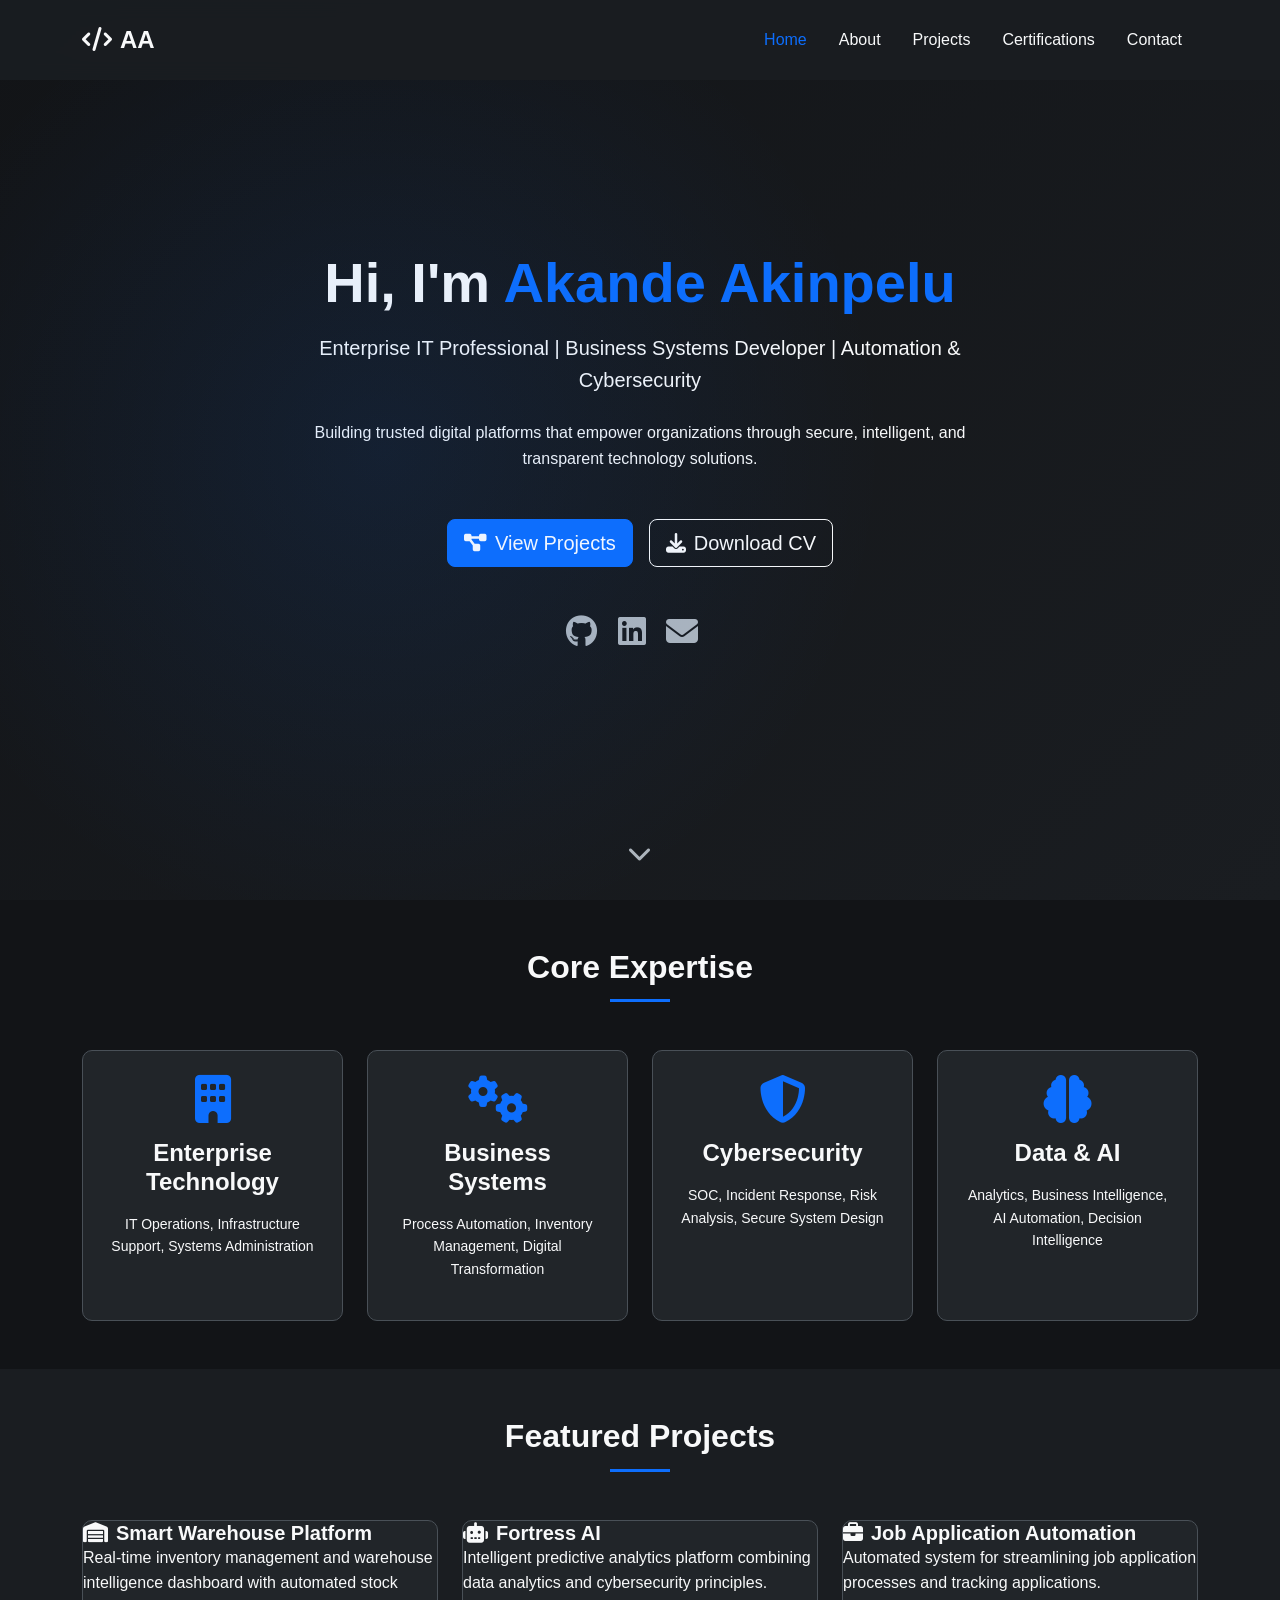
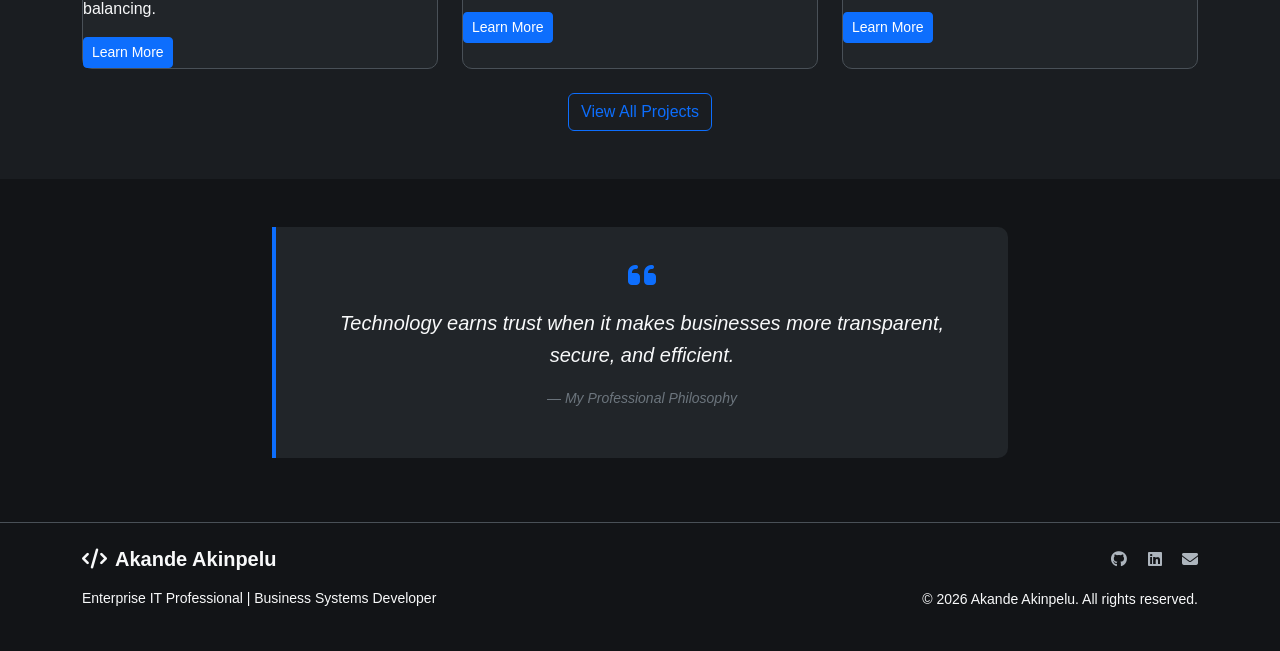
<file: index.html>
<!DOCTYPE html>
<html lang="en">
<head>
    <meta charset="UTF-8">
    <meta name="viewport" content="width=device-width, initial-scale=1.0">
    <meta name="description" content="Akande Akinpelu - Enterprise IT Professional | Business Systems Developer | Automation & Cybersecurity Expert">
    <meta name="keywords" content="Akande Akinpelu, Enterprise IT, Business Systems, Automation, Cybersecurity, Python, JavaScript">
    <meta name="author" content="Akande Akinpelu">
    <meta property="og:title" content="Akande Akinpelu - Portfolio">
    <meta property="og:description" content="Enterprise IT Professional specializing in business systems development, automation, and cybersecurity">
    <meta property="og:type" content="website">
    <title>Akande Akinpelu - Enterprise IT Professional</title>
    
    <!-- Bootstrap 5 CSS -->
    <link href="https://cdn.jsdelivr.net/npm/bootstrap@5.3.2/dist/css/bootstrap.min.css" rel="stylesheet">
    <!-- Font Awesome -->
    <link rel="stylesheet" href="https://cdnjs.cloudflare.com/ajax/libs/font-awesome/6.5.1/css/all.min.css">
    <!-- Custom CSS -->
    <link rel="stylesheet" href="assets/css/style.css">
</head>
<body>
    <!-- Navigation -->
    <nav class="navbar navbar-expand-lg navbar-dark fixed-top" id="mainNav">
        <div class="container">
            <a class="navbar-brand fw-bold" href="index.html">
                <i class="fas fa-code me-2"></i>AA
            </a>
            <button class="navbar-toggler" type="button" data-bs-toggle="collapse" data-bs-target="#navbarNav">
                <span class="navbar-toggler-icon"></span>
            </button>
            <div class="collapse navbar-collapse" id="navbarNav">
                <ul class="navbar-nav ms-auto">
                    <li class="nav-item">
                        <a class="nav-link active" href="index.html">Home</a>
                    </li>
                    <li class="nav-item">
                        <a class="nav-link" href="about.html">About</a>
                    </li>
                    <li class="nav-item">
                        <a class="nav-link" href="projects.html">Projects</a>
                    </li>
                    <li class="nav-item">
                        <a class="nav-link" href="certifications.html">Certifications</a>
                    </li>
                    <li class="nav-item">
                        <a class="nav-link" href="contact.html">Contact</a>
                    </li>
                </ul>
            </div>
        </div>
    </nav>

    <!-- Hero Section -->
    <section class="hero-section d-flex align-items-center" id="home">
        <div class="container text-center">
            <div class="row justify-content-center">
                <div class="col-lg-8 fade-in">
                    <h1 class="display-4 fw-bold mb-3">Hi, I'm <span class="text-primary-custom">Akande Akinpelu</span></h1>
                    <p class="lead mb-4">Enterprise IT Professional | Business Systems Developer | Automation & Cybersecurity</p>
                    <p class="mb-5">Building trusted digital platforms that empower organizations through secure, intelligent, and transparent technology solutions.</p>
                    <div class="d-flex justify-content-center gap-3 flex-wrap">
                        <a href="#projects" class="btn btn-primary-custom btn-lg">
                            <i class="fas fa-project-diagram me-2"></i>View Projects
                        </a>
                        <a href="assets/cv/Akande_Akinpelu_CV.pdf" download class="btn btn-outline-light btn-lg">
                            <i class="fas fa-download me-2"></i>Download CV
                        </a>
                    </div>
                    <div class="mt-5 social-links">
                        <a href="https://github.com/akandeaka" target="_blank" class="me-3"><i class="fab fa-github fa-2x"></i></a>
                        <a href="https://www.linkedin.com/in/akande-akinpelu" target="_blank" class="me-3"><i class="fab fa-linkedin fa-2x"></i></a>
                        <a href="mailto:akande.akinpelu913@gmail.com" class="me-3"><i class="fas fa-envelope fa-2x"></i></a>
                    </div>
                </div>
            </div>
        </div>
        <div class="scroll-indicator">
            <i class="fas fa-chevron-down"></i>
        </div>
    </section>

    <!-- Featured Skills Section -->
    <section class="py-5 bg-darker" id="skills">
        <div class="container">
            <h2 class="text-center mb-5 section-title">Core Expertise</h2>
            <div class="row g-4">
                <div class="col-md-6 col-lg-3">
                    <div class="skill-card p-4 text-center h-100">
                        <i class="fas fa-building fa-3x mb-3 text-primary-custom"></i>
                        <h4>Enterprise Technology</h4>
                        <p class="small">IT Operations, Infrastructure Support, Systems Administration</p>
                    </div>
                </div>
                <div class="col-md-6 col-lg-3">
                    <div class="skill-card p-4 text-center h-100">
                        <i class="fas fa-cogs fa-3x mb-3 text-primary-custom"></i>
                        <h4>Business Systems</h4>
                        <p class="small">Process Automation, Inventory Management, Digital Transformation</p>
                    </div>
                </div>
                <div class="col-md-6 col-lg-3">
                    <div class="skill-card p-4 text-center h-100">
                        <i class="fas fa-shield-alt fa-3x mb-3 text-primary-custom"></i>
                        <h4>Cybersecurity</h4>
                        <p class="small">SOC, Incident Response, Risk Analysis, Secure System Design</p>
                    </div>
                </div>
                <div class="col-md-6 col-lg-3">
                    <div class="skill-card p-4 text-center h-100">
                        <i class="fas fa-brain fa-3x mb-3 text-primary-custom"></i>
                        <h4>Data & AI</h4>
                        <p class="small">Analytics, Business Intelligence, AI Automation, Decision Intelligence</p>
                    </div>
                </div>
            </div>
        </div>
    </section>

    <!-- Featured Projects Preview -->
    <section class="py-5" id="projects">
        <div class="container">
            <h2 class="text-center mb-5 section-title">Featured Projects</h2>
            <div class="row g-4">
                <div class="col-md-4">
                    <div class="project-card h-100">
                        <div class="card-body">
                            <h5 class="card-title"><i class="fas fa-warehouse me-2"></i>Smart Warehouse Platform</h5>
                            <p class="card-text">Real-time inventory management and warehouse intelligence dashboard with automated stock balancing.</p>
                            <a href="projects.html#swop" class="btn btn-sm btn-primary-custom">Learn More</a>
                        </div>
                    </div>
                </div>
                <div class="col-md-4">
                    <div class="project-card h-100">
                        <div class="card-body">
                            <h5 class="card-title"><i class="fas fa-robot me-2"></i>Fortress AI</h5>
                            <p class="card-text">Intelligent predictive analytics platform combining data analytics and cybersecurity principles.</p>
                            <a href="projects.html#fortress" class="btn btn-sm btn-primary-custom">Learn More</a>
                        </div>
                    </div>
                </div>
                <div class="col-md-4">
                    <div class="project-card h-100">
                        <div class="card-body">
                            <h5 class="card-title"><i class="fas fa-briefcase me-2"></i>Job Application Automation</h5>
                            <p class="card-text">Automated system for streamlining job application processes and tracking applications.</p>
                            <a href="projects.html#jobauto" class="btn btn-sm btn-primary-custom">Learn More</a>
                        </div>
                    </div>
                </div>
            </div>
            <div class="text-center mt-4">
                <a href="projects.html" class="btn btn-outline-primary-custom">View All Projects</a>
            </div>
        </div>
    </section>

    <!-- Mission Statement -->
    <section class="py-5 bg-darker">
        <div class="container">
            <div class="row justify-content-center">
                <div class="col-lg-8 text-center">
                    <blockquote class="mission-quote">
                        <i class="fas fa-quote-left fa-2x mb-3 text-primary-custom"></i>
                        <p class="lead">Technology earns trust when it makes businesses more transparent, secure, and efficient.</p>
                        <footer class="blockquote-footer mt-3">My Professional Philosophy</footer>
                    </blockquote>
                </div>
            </div>
        </div>
    </section>

    <!-- Footer -->
    <footer class="footer py-4">
        <div class="container">
            <div class="row">
                <div class="col-md-6">
                    <h5><i class="fas fa-code me-2"></i>Akande Akinpelu</h5>
                    <p class="small">Enterprise IT Professional | Business Systems Developer</p>
                </div>
                <div class="col-md-6 text-md-end">
                    <div class="social-links mb-3">
                        <a href="https://github.com/akandeaka" target="_blank" class="me-3"><i class="fab fa-github"></i></a>
                        <a href="https://www.linkedin.com/in/akande-akinpelu" target="_blank" class="me-3"><i class="fab fa-linkedin"></i></a>
                        <a href="mailto:akande.akinpelu913@gmail.com"><i class="fas fa-envelope"></i></a>
                    </div>
                    <p class="small">&copy; 2026 Akande Akinpelu. All rights reserved.</p>
                </div>
            </div>
        </div>
    </footer>

    <!-- Bootstrap JS -->
    <script src="https://cdn.jsdelivr.net/npm/bootstrap@5.3.2/dist/js/bootstrap.bundle.min.js"></script>
    <!-- Custom JS -->
    <script src="assets/js/script.js"></script>
</body>
</html>
</file>
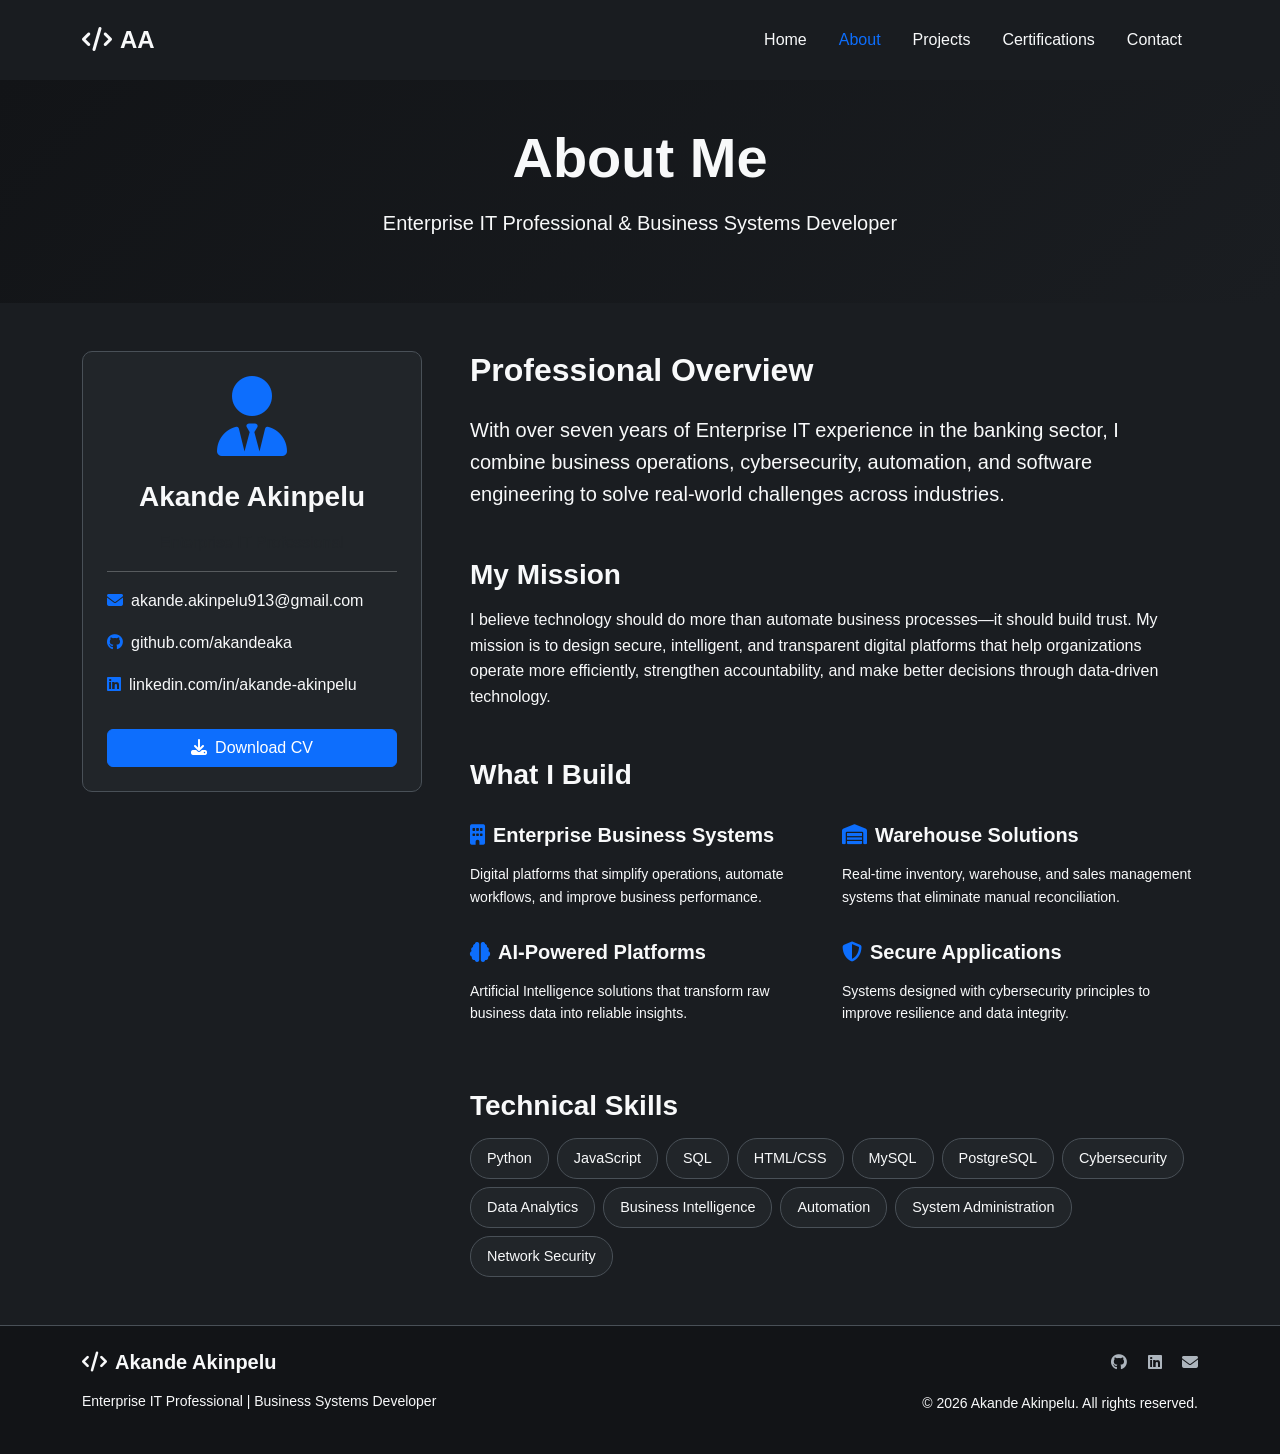
<file: about.html>
<!DOCTYPE html>
<html lang="en">
<head>
    <meta charset="UTF-8">
    <meta name="viewport" content="width=device-width, initial-scale=1.0">
    <meta name="description" content="About Akande Akinpelu - Enterprise IT Professional with 7+ years experience in banking sector">
    <meta name="keywords" content="Akande Akinpelu, About, Enterprise IT, Business Systems">
    <title>About - Akande Akinpelu</title>
    
    <link href="https://cdn.jsdelivr.net/npm/bootstrap@5.3.2/dist/css/bootstrap.min.css" rel="stylesheet">
    <link rel="stylesheet" href="https://cdnjs.cloudflare.com/ajax/libs/font-awesome/6.5.1/css/all.min.css">
    <link rel="stylesheet" href="assets/css/style.css">
</head>
<body>
    <!-- Navigation -->
    <nav class="navbar navbar-expand-lg navbar-dark fixed-top" id="mainNav">
        <div class="container">
            <a class="navbar-brand fw-bold" href="index.html">
                <i class="fas fa-code me-2"></i>AA
            </a>
            <button class="navbar-toggler" type="button" data-bs-toggle="collapse" data-bs-target="#navbarNav">
                <span class="navbar-toggler-icon"></span>
            </button>
            <div class="collapse navbar-collapse" id="navbarNav">
                <ul class="navbar-nav ms-auto">
                    <li class="nav-item">
                        <a class="nav-link" href="index.html">Home</a>
                    </li>
                    <li class="nav-item">
                        <a class="nav-link active" href="about.html">About</a>
                    </li>
                    <li class="nav-item">
                        <a class="nav-link" href="projects.html">Projects</a>
                    </li>
                    <li class="nav-item">
                        <a class="nav-link" href="certifications.html">Certifications</a>
                    </li>
                    <li class="nav-item">
                        <a class="nav-link" href="contact.html">Contact</a>
                    </li>
                </ul>
            </div>
        </div>
    </nav>

    <!-- About Header -->
    <section class="page-header py-5">
        <div class="container text-center">
            <h1 class="display-4 fw-bold">About Me</h1>
            <p class="lead">Enterprise IT Professional & Business Systems Developer</p>
        </div>
    </section>

    <!-- About Content -->
    <section class="py-5">
        <div class="container">
            <div class="row g-5">
                <div class="col-lg-4">
                    <div class="profile-card p-4 text-center">
                        <div class="mb-4">
                            <i class="fas fa-user-tie fa-5x text-primary-custom"></i>
                        </div>
                        <h3>Akande Akinpelu</h3>
                        <p class="text-muted">Enterprise IT Professional</p>
                        <hr>
                        <div class="text-start">
                            <p><i class="fas fa-envelope me-2 text-primary-custom"></i>akande.akinpelu913@gmail.com</p>
                            <p><i class="fab fa-github me-2 text-primary-custom"></i>github.com/akandeaka</p>
                            <p><i class="fab fa-linkedin me-2 text-primary-custom"></i>linkedin.com/in/akande-akinpelu</p>
                        </div>
                        <a href="assets/cv/Akande_Akinpelu_CV.pdf" download class="btn btn-primary-custom w-100 mt-3">
                            <i class="fas fa-download me-2"></i>Download CV
                        </a>
                    </div>
                </div>
                
                <div class="col-lg-8">
                    <div class="about-content">
                        <h2 class="mb-4">Professional Overview</h2>
                        <p class="lead">With over seven years of Enterprise IT experience in the banking sector, I combine business operations, cybersecurity, automation, and software engineering to solve real-world challenges across industries.</p>
                        
                        <h3 class="mt-5 mb-3">My Mission</h3>
                        <p>I believe technology should do more than automate business processes—it should build trust. My mission is to design secure, intelligent, and transparent digital platforms that help organizations operate more efficiently, strengthen accountability, and make better decisions through data-driven technology.</p>
                        
                        <h3 class="mt-5 mb-3">What I Build</h3>
                        <div class="row g-3 mt-3">
                            <div class="col-md-6">
                                <div class="expertise-item">
                                    <h5><i class="fas fa-building text-primary-custom me-2"></i>Enterprise Business Systems</h5>
                                    <p class="small">Digital platforms that simplify operations, automate workflows, and improve business performance.</p>
                                </div>
                            </div>
                            <div class="col-md-6">
                                <div class="expertise-item">
                                    <h5><i class="fas fa-warehouse text-primary-custom me-2"></i>Warehouse Solutions</h5>
                                    <p class="small">Real-time inventory, warehouse, and sales management systems that eliminate manual reconciliation.</p>
                                </div>
                            </div>
                            <div class="col-md-6">
                                <div class="expertise-item">
                                    <h5><i class="fas fa-brain text-primary-custom me-2"></i>AI-Powered Platforms</h5>
                                    <p class="small">Artificial Intelligence solutions that transform raw business data into reliable insights.</p>
                                </div>
                            </div>
                            <div class="col-md-6">
                                <div class="expertise-item">
                                    <h5><i class="fas fa-shield-alt text-primary-custom me-2"></i>Secure Applications</h5>
                                    <p class="small">Systems designed with cybersecurity principles to improve resilience and data integrity.</p>
                                </div>
                            </div>
                        </div>
                        
                        <h3 class="mt-5 mb-3">Technical Skills</h3>
                        <div class="skills-container">
                            <div class="skill-tag">Python</div>
                            <div class="skill-tag">JavaScript</div>
                            <div class="skill-tag">SQL</div>
                            <div class="skill-tag">HTML/CSS</div>
                            <div class="skill-tag">MySQL</div>
                            <div class="skill-tag">PostgreSQL</div>
                            <div class="skill-tag">Cybersecurity</div>
                            <div class="skill-tag">Data Analytics</div>
                            <div class="skill-tag">Business Intelligence</div>
                            <div class="skill-tag">Automation</div>
                            <div class="skill-tag">System Administration</div>
                            <div class="skill-tag">Network Security</div>
                        </div>
                    </div>
                </div>
            </div>
        </div>
    </section>

    <!-- Footer -->
    <footer class="footer py-4">
        <div class="container">
            <div class="row">
                <div class="col-md-6">
                    <h5><i class="fas fa-code me-2"></i>Akande Akinpelu</h5>
                    <p class="small">Enterprise IT Professional | Business Systems Developer</p>
                </div>
                <div class="col-md-6 text-md-end">
                    <div class="social-links mb-3">
                        <a href="https://github.com/akandeaka" target="_blank" class="me-3"><i class="fab fa-github"></i></a>
                        <a href="https://www.linkedin.com/in/akande-akinpelu" target="_blank" class="me-3"><i class="fab fa-linkedin"></i></a>
                        <a href="mailto:akande.akinpelu913@gmail.com"><i class="fas fa-envelope"></i></a>
                    </div>
                    <p class="small">&copy; 2026 Akande Akinpelu. All rights reserved.</p>
                </div>
            </div>
        </div>
    </footer>

    <script src="https://cdn.jsdelivr.net/npm/bootstrap@5.3.2/dist/js/bootstrap.bundle.min.js"></script>
    <script src="assets/js/script.js"></script>
</body>
</html>
</file>
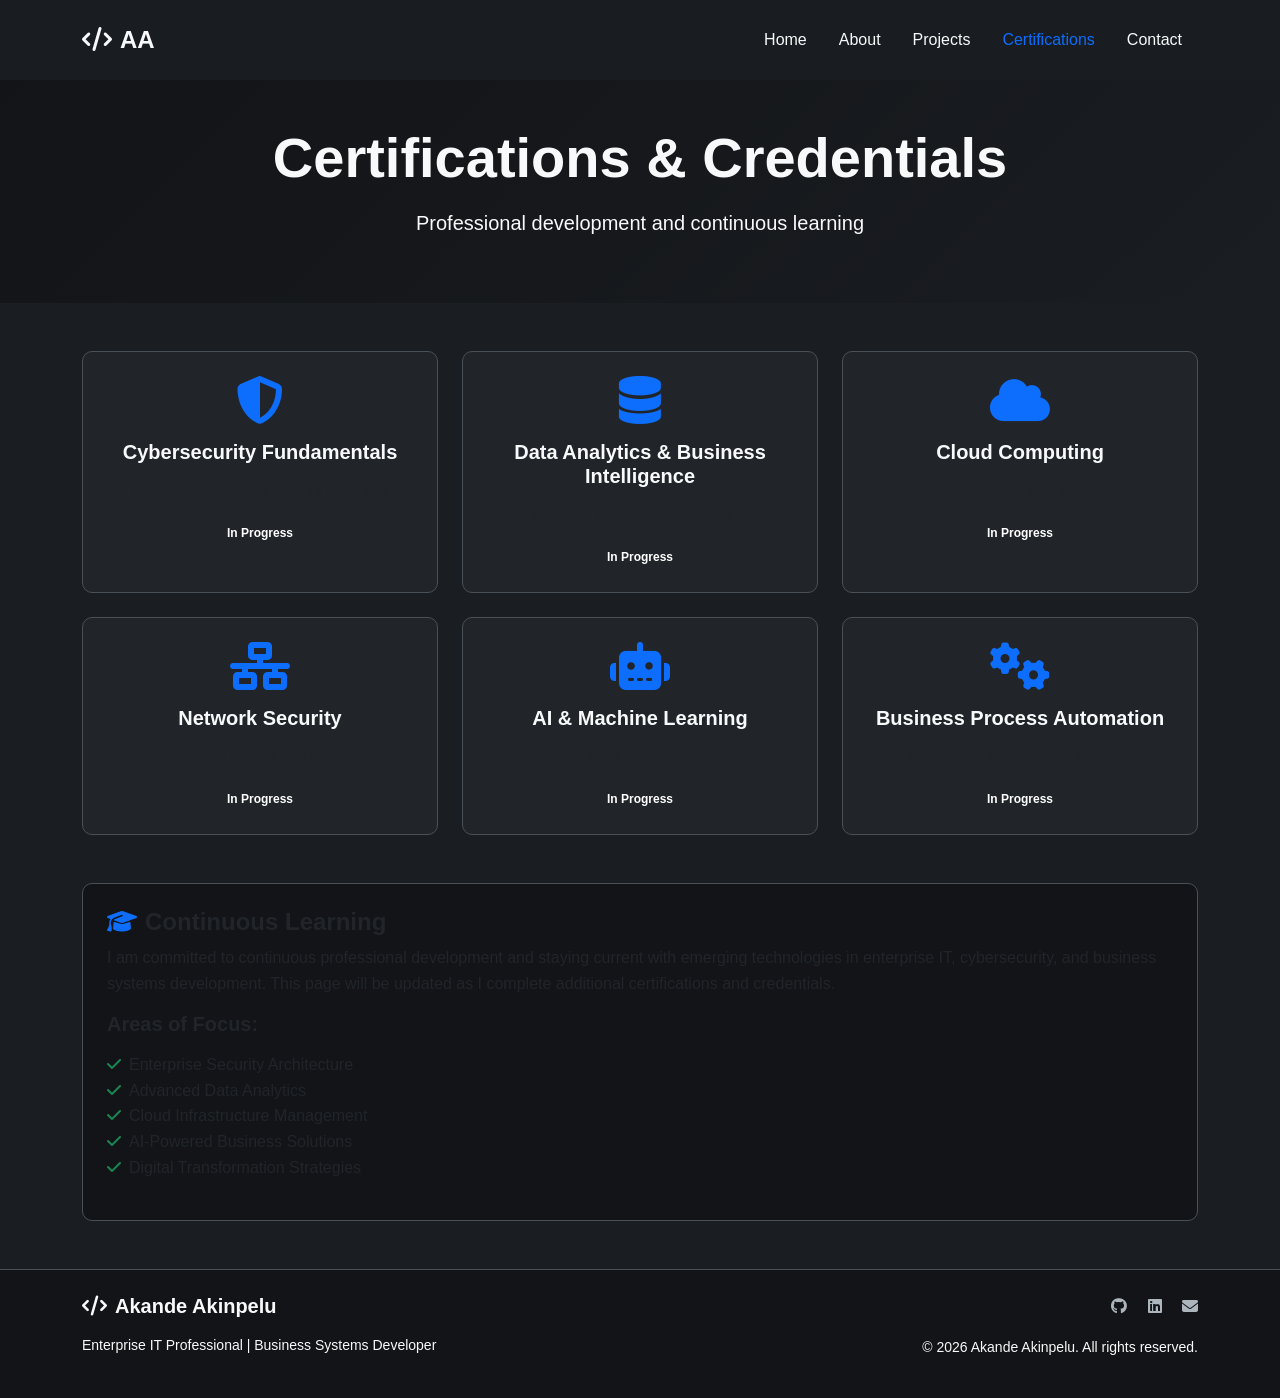
<file: certifications.html>
<!DOCTYPE html>
<html lang="en">
<head>
    <meta charset="UTF-8">
    <meta name="viewport" content="width=device-width, initial-scale=1.0">
    <meta name="description" content="Certifications and professional credentials of Akande Akinpelu">
    <meta name="keywords" content="Akande Akinpelu, Certifications, Credentials, Professional Development">
    <title>Certifications - Akande Akinpelu</title>
    
    <link href="https://cdn.jsdelivr.net/npm/bootstrap@5.3.2/dist/css/bootstrap.min.css" rel="stylesheet">
    <link rel="stylesheet" href="https://cdnjs.cloudflare.com/ajax/libs/font-awesome/6.5.1/css/all.min.css">
    <link rel="stylesheet" href="assets/css/style.css">
</head>
<body>
    <!-- Navigation -->
    <nav class="navbar navbar-expand-lg navbar-dark fixed-top" id="mainNav">
        <div class="container">
            <a class="navbar-brand fw-bold" href="index.html">
                <i class="fas fa-code me-2"></i>AA
            </a>
            <button class="navbar-toggler" type="button" data-bs-toggle="collapse" data-bs-target="#navbarNav">
                <span class="navbar-toggler-icon"></span>
            </button>
            <div class="collapse navbar-collapse" id="navbarNav">
                <ul class="navbar-nav ms-auto">
                    <li class="nav-item">
                        <a class="nav-link" href="index.html">Home</a>
                    </li>
                    <li class="nav-item">
                        <a class="nav-link" href="about.html">About</a>
                    </li>
                    <li class="nav-item">
                        <a class="nav-link" href="projects.html">Projects</a>
                    </li>
                    <li class="nav-item">
                        <a class="nav-link active" href="certifications.html">Certifications</a>
                    </li>
                    <li class="nav-item">
                        <a class="nav-link" href="contact.html">Contact</a>
                    </li>
                </ul>
            </div>
        </div>
    </nav>

    <!-- Certifications Header -->
    <section class="page-header py-5">
        <div class="container text-center">
            <h1 class="display-4 fw-bold">Certifications & Credentials</h1>
            <p class="lead">Professional development and continuous learning</p>
        </div>
    </section>

    <!-- Certifications Content -->
    <section class="py-5">
        <div class="container">
            <div class="row g-4">
                <div class="col-md-6 col-lg-4">
                    <div class="cert-card h-100">
                        <div class="card-body text-center p-4">
                            <i class="fas fa-shield-alt fa-3x text-primary-custom mb-3"></i>
                            <h5>Cybersecurity Fundamentals</h5>
                            <p class="text-muted small">Security Operations & Incident Response</p>
                            <span class="badge bg-primary-custom">In Progress</span>
                        </div>
                    </div>
                </div>
                
                <div class="col-md-6 col-lg-4">
                    <div class="cert-card h-100">
                        <div class="card-body text-center p-4">
                            <i class="fas fa-database fa-3x text-primary-custom mb-3"></i>
                            <h5>Data Analytics & Business Intelligence</h5>
                            <p class="text-muted small">Advanced Analytics & Visualization</p>
                            <span class="badge bg-primary-custom">In Progress</span>
                        </div>
                    </div>
                </div>
                
                <div class="col-md-6 col-lg-4">
                    <div class="cert-card h-100">
                        <div class="card-body text-center p-4">
                            <i class="fas fa-cloud fa-3x text-primary-custom mb-3"></i>
                            <h5>Cloud Computing</h5>
                            <p class="text-muted small">Cloud Architecture & Services</p>
                            <span class="badge bg-primary-custom">In Progress</span>
                        </div>
                    </div>
                </div>
                
                <div class="col-md-6 col-lg-4">
                    <div class="cert-card h-100">
                        <div class="card-body text-center p-4">
                            <i class="fas fa-network-wired fa-3x text-primary-custom mb-3"></i>
                            <h5>Network Security</h5>
                            <p class="text-muted small">Infrastructure Protection & Monitoring</p>
                            <span class="badge bg-primary-custom">In Progress</span>
                        </div>
                    </div>
                </div>
                
                <div class="col-md-6 col-lg-4">
                    <div class="cert-card h-100">
                        <div class="card-body text-center p-4">
                            <i class="fas fa-robot fa-3x text-primary-custom mb-3"></i>
                            <h5>AI & Machine Learning</h5>
                            <p class="text-muted small">Applied AI for Business Solutions</p>
                            <span class="badge bg-primary-custom">In Progress</span>
                        </div>
                    </div>
                </div>
                
                <div class="col-md-6 col-lg-4">
                    <div class="cert-card h-100">
                        <div class="card-body text-center p-4">
                            <i class="fas fa-cogs fa-3x text-primary-custom mb-3"></i>
                            <h5>Business Process Automation</h5>
                            <p class="text-muted small">Workflow Optimization & Integration</p>
                            <span class="badge bg-primary-custom">In Progress</span>
                        </div>
                    </div>
                </div>
            </div>
            
            <div class="row mt-5">
                <div class="col-12">
                    <div class="card bg-darker">
                        <div class="card-body p-4">
                            <h4 class="card-title"><i class="fas fa-graduation-cap me-2 text-primary-custom"></i>Continuous Learning</h4>
                            <p class="card-text">I am committed to continuous professional development and staying current with emerging technologies in enterprise IT, cybersecurity, and business systems development. This page will be updated as I complete additional certifications and credentials.</p>
                            
                            <div class="mt-3">
                                <h5>Areas of Focus:</h5>
                                <ul class="list-unstyled">
                                    <li><i class="fas fa-check text-success me-2"></i>Enterprise Security Architecture</li>
                                    <li><i class="fas fa-check text-success me-2"></i>Advanced Data Analytics</li>
                                    <li><i class="fas fa-check text-success me-2"></i>Cloud Infrastructure Management</li>
                                    <li><i class="fas fa-check text-success me-2"></i>AI-Powered Business Solutions</li>
                                    <li><i class="fas fa-check text-success me-2"></i>Digital Transformation Strategies</li>
                                </ul>
                            </div>
                        </div>
                    </div>
                </div>
            </div>
        </div>
    </section>

    <!-- Footer -->
    <footer class="footer py-4">
        <div class="container">
            <div class="row">
                <div class="col-md-6">
                    <h5><i class="fas fa-code me-2"></i>Akande Akinpelu</h5>
                    <p class="small">Enterprise IT Professional | Business Systems Developer</p>
                </div>
                <div class="col-md-6 text-md-end">
                    <div class="social-links mb-3">
                        <a href="https://github.com/akandeaka" target="_blank" class="me-3"><i class="fab fa-github"></i></a>
                        <a href="https://www.linkedin.com/in/akande-akinpelu" target="_blank" class="me-3"><i class="fab fa-linkedin"></i></a>
                        <a href="mailto:akande.akinpelu913@gmail.com"><i class="fas fa-envelope"></i></a>
                    </div>
                    <p class="small">&copy; 2026 Akande Akinpelu. All rights reserved.</p>
                </div>
            </div>
        </div>
    </footer>

    <script src="https://cdn.jsdelivr.net/npm/bootstrap@5.3.2/dist/js/bootstrap.bundle.min.js"></script>
    <script src="assets/js/script.js"></script>
</body>
</html>
</file>
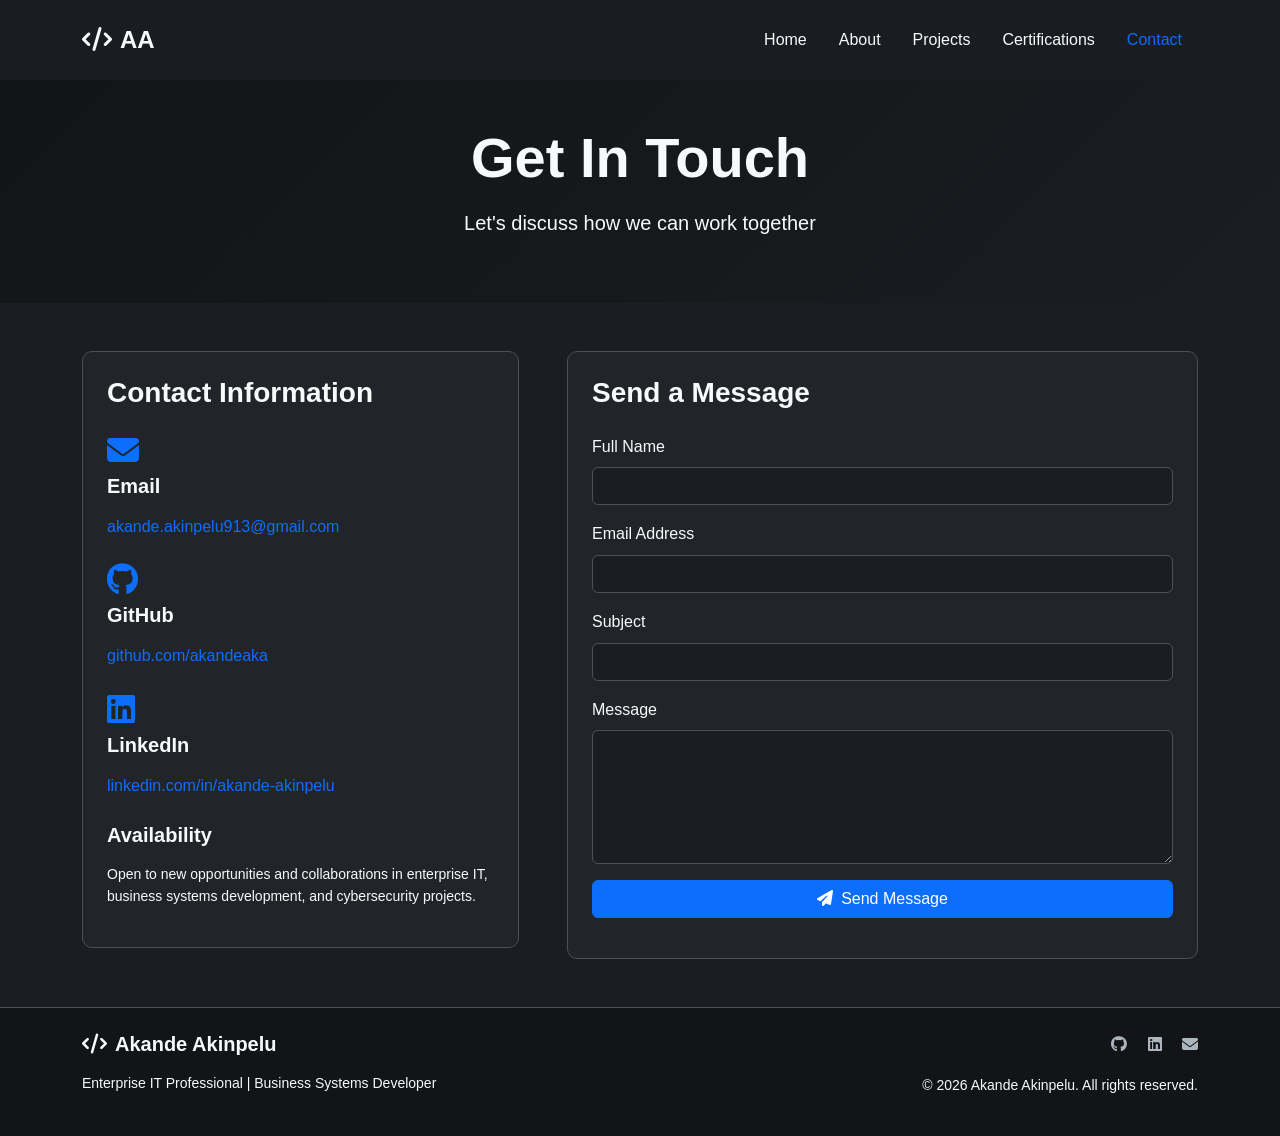
<file: contact.html>
<!DOCTYPE html>
<html lang="en">
<head>
    <meta charset="UTF-8">
    <meta name="viewport" content="width=device-width, initial-scale=1.0">
    <meta name="description" content="Contact Akande Akinpelu - Get in touch for professional inquiries">
    <meta name="keywords" content="Akande Akinpelu, Contact, Email, Professional Inquiry">
    <title>Contact - Akande Akinpelu</title>
    
    <link href="https://cdn.jsdelivr.net/npm/bootstrap@5.3.2/dist/css/bootstrap.min.css" rel="stylesheet">
    <link rel="stylesheet" href="https://cdnjs.cloudflare.com/ajax/libs/font-awesome/6.5.1/css/all.min.css">
    <link rel="stylesheet" href="assets/css/style.css">
</head>
<body>
    <!-- Navigation -->
    <nav class="navbar navbar-expand-lg navbar-dark fixed-top" id="mainNav">
        <div class="container">
            <a class="navbar-brand fw-bold" href="index.html">
                <i class="fas fa-code me-2"></i>AA
            </a>
            <button class="navbar-toggler" type="button" data-bs-toggle="collapse" data-bs-target="#navbarNav">
                <span class="navbar-toggler-icon"></span>
            </button>
            <div class="collapse navbar-collapse" id="navbarNav">
                <ul class="navbar-nav ms-auto">
                    <li class="nav-item">
                        <a class="nav-link" href="index.html">Home</a>
                    </li>
                    <li class="nav-item">
                        <a class="nav-link" href="about.html">About</a>
                    </li>
                    <li class="nav-item">
                        <a class="nav-link" href="projects.html">Projects</a>
                    </li>
                    <li class="nav-item">
                        <a class="nav-link" href="certifications.html">Certifications</a>
                    </li>
                    <li class="nav-item">
                        <a class="nav-link active" href="contact.html">Contact</a>
                    </li>
                </ul>
            </div>
        </div>
    </nav>

    <!-- Contact Header -->
    <section class="page-header py-5">
        <div class="container text-center">
            <h1 class="display-4 fw-bold">Get In Touch</h1>
            <p class="lead">Let's discuss how we can work together</p>
        </div>
    </section>

    <!-- Contact Content -->
    <section class="py-5">
        <div class="container">
            <div class="row g-5">
                <div class="col-lg-5">
                    <div class="contact-info p-4">
                        <h3 class="mb-4">Contact Information</h3>
                        
                        <div class="contact-item mb-4">
                            <i class="fas fa-envelope fa-2x text-primary-custom mb-2"></i>
                            <h5>Email</h5>
                            <p><a href="mailto:akande.akinpelu913@gmail.com" class="text-decoration-none">akande.akinpelu913@gmail.com</a></p>
                        </div>
                        
                        <div class="contact-item mb-4">
                            <i class="fab fa-github fa-2x text-primary-custom mb-2"></i>
                            <h5>GitHub</h5>
                            <p><a href="https://github.com/akandeaka" target="_blank" class="text-decoration-none">github.com/akandeaka</a></p>
                        </div>
                        
                        <div class="contact-item mb-4">
                            <i class="fab fa-linkedin fa-2x text-primary-custom mb-2"></i>
                            <h5>LinkedIn</h5>
                            <p><a href="https://www.linkedin.com/in/akande-akinpelu" target="_blank" class="text-decoration-none">linkedin.com/in/akande-akinpelu</a></p>
                        </div>
                        
                        <div class="mt-4">
                            <h5>Availability</h5>
                            <p class="small">Open to new opportunities and collaborations in enterprise IT, business systems development, and cybersecurity projects.</p>
                        </div>
                    </div>
                </div>
                
                <div class="col-lg-7">
                    <div class="contact-form p-4">
                        <h3 class="mb-4">Send a Message</h3>
                        <form id="contactForm">
                            <div class="mb-3">
                                <label for="name" class="form-label">Full Name</label>
                                <input type="text" class="form-control" id="name" required>
                            </div>
                            
                            <div class="mb-3">
                                <label for="email" class="form-label">Email Address</label>
                                <input type="email" class="form-control" id="email" required>
                            </div>
                            
                            <div class="mb-3">
                                <label for="subject" class="form-label">Subject</label>
                                <input type="text" class="form-control" id="subject" required>
                            </div>
                            
                            <div class="mb-3">
                                <label for="message" class="form-label">Message</label>
                                <textarea class="form-control" id="message" rows="5" required></textarea>
                            </div>
                            
                            <button type="submit" class="btn btn-primary-custom w-100">
                                <i class="fas fa-paper-plane me-2"></i>Send Message
                            </button>
                        </form>
                        
                        <div id="formStatus" class="mt-3"></div>
                    </div>
                </div>
            </div>
        </div>
    </section>

    <!-- Footer -->
    <footer class="footer py-4">
        <div class="container">
            <div class="row">
                <div class="col-md-6">
                    <h5><i class="fas fa-code me-2"></i>Akande Akinpelu</h5>
                    <p class="small">Enterprise IT Professional | Business Systems Developer</p>
                </div>
                <div class="col-md-6 text-md-end">
                    <div class="social-links mb-3">
                        <a href="https://github.com/akandeaka" target="_blank" class="me-3"><i class="fab fa-github"></i></a>
                        <a href="https://www.linkedin.com/in/akande-akinpelu" target="_blank" class="me-3"><i class="fab fa-linkedin"></i></a>
                        <a href="mailto:akande.akinpelu913@gmail.com"><i class="fas fa-envelope"></i></a>
                    </div>
                    <p class="small">&copy; 2026 Akande Akinpelu. All rights reserved.</p>
                </div>
            </div>
        </div>
    </footer>

    <script src="https://cdn.jsdelivr.net/npm/bootstrap@5.3.2/dist/js/bootstrap.bundle.min.js"></script>
    <script src="assets/js/script.js"></script>
</body>
</html>
</file>
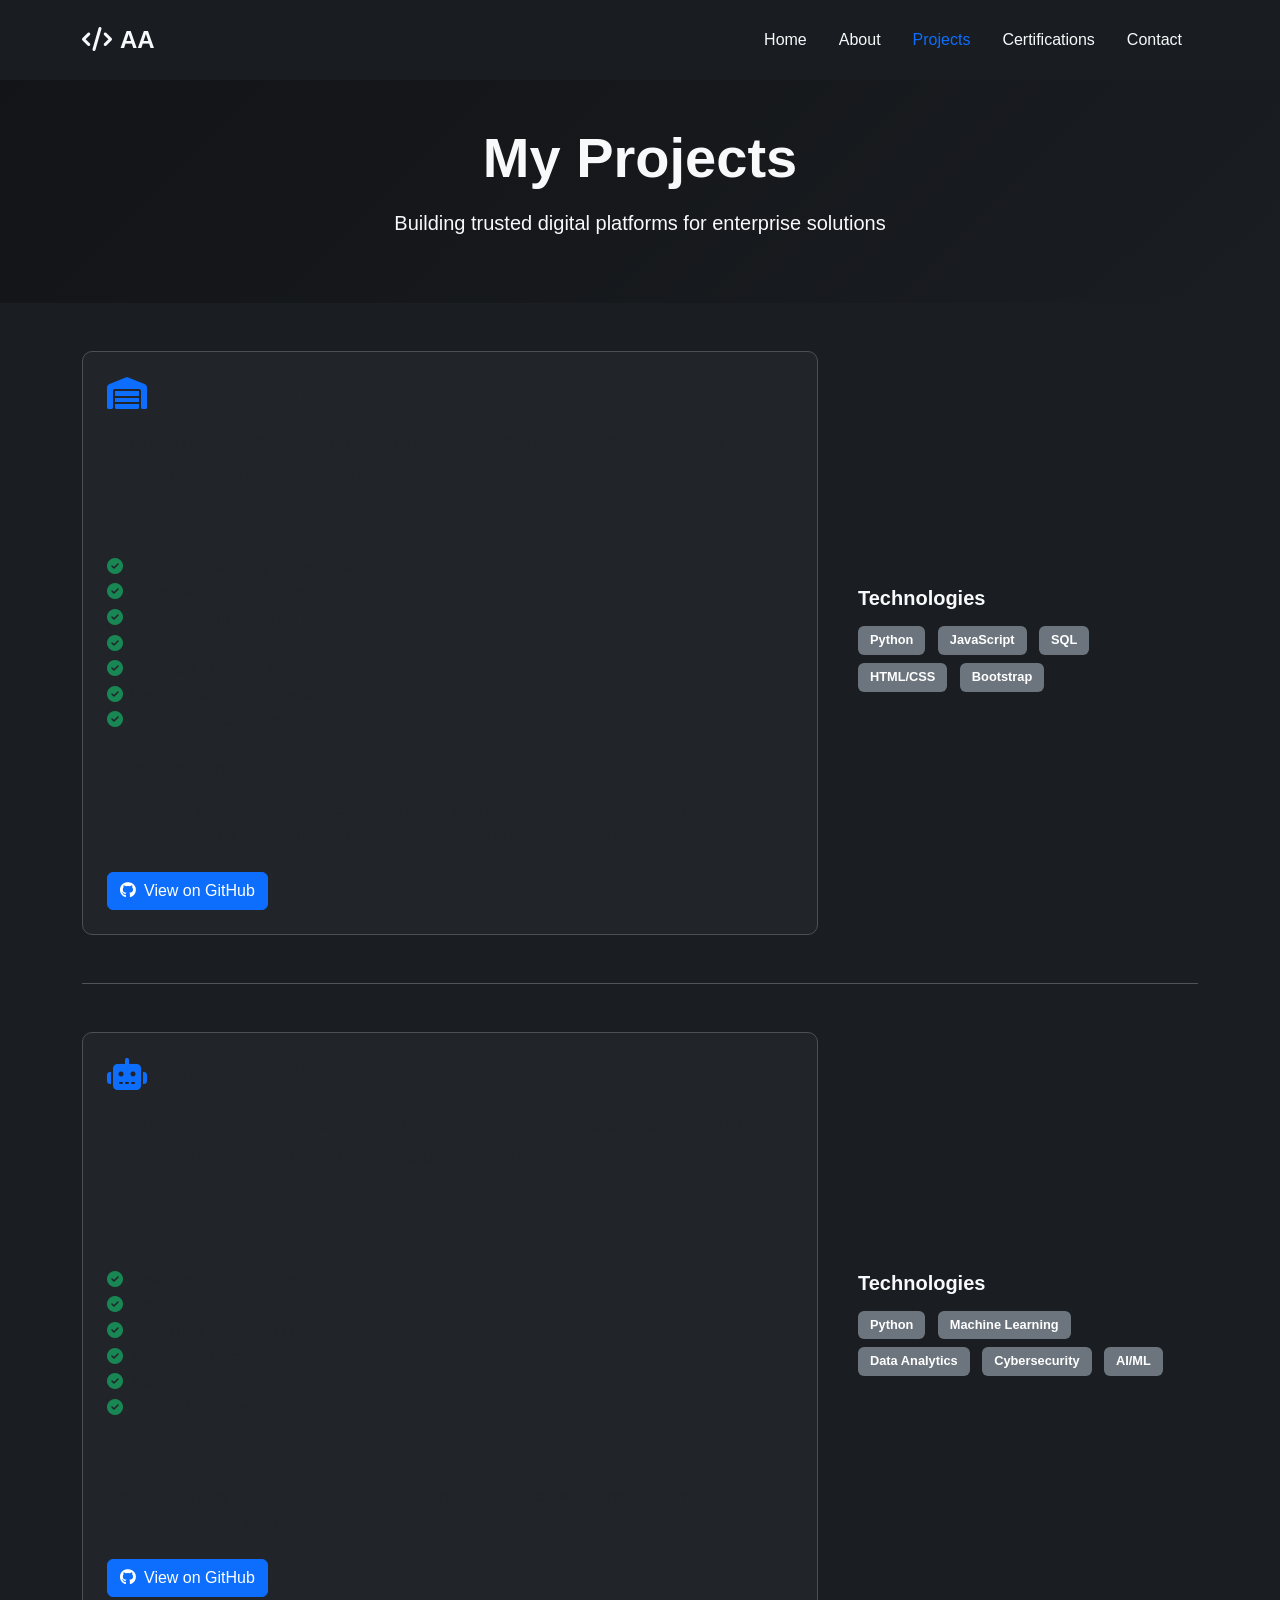
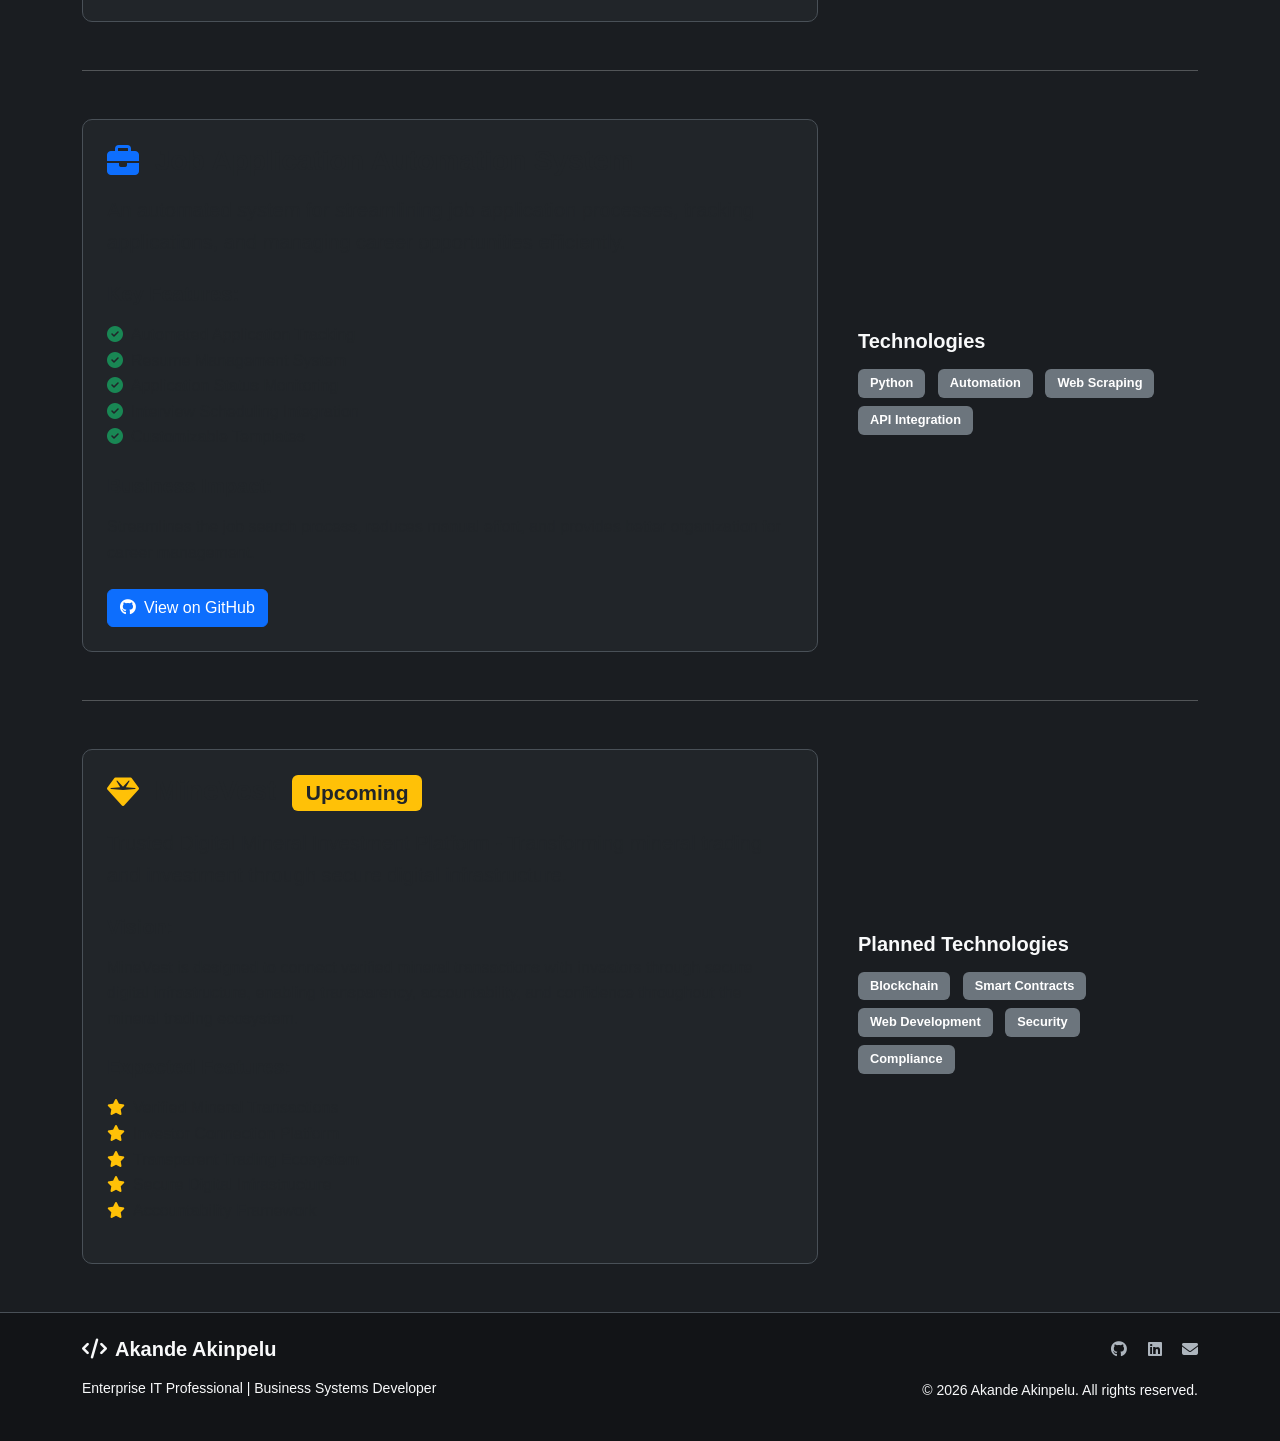
<file: projects.html>
<!DOCTYPE html>
<html lang="en">
<head>
    <meta charset="UTF-8">
    <meta name="viewport" content="width=device-width, initial-scale=1.0">
    <meta name="description" content="Projects by Akande Akinpelu - Smart Warehouse, Fortress AI, Job Automation">
    <meta name="keywords" content="Akande Akinpelu, Projects, Smart Warehouse, Fortress AI, Automation">
    <title>Projects - Akande Akinpelu</title>
    
    <link href="https://cdn.jsdelivr.net/npm/bootstrap@5.3.2/dist/css/bootstrap.min.css" rel="stylesheet">
    <link rel="stylesheet" href="https://cdnjs.cloudflare.com/ajax/libs/font-awesome/6.5.1/css/all.min.css">
    <link rel="stylesheet" href="assets/css/style.css">
</head>
<body>
    <!-- Navigation -->
    <nav class="navbar navbar-expand-lg navbar-dark fixed-top" id="mainNav">
        <div class="container">
            <a class="navbar-brand fw-bold" href="index.html">
                <i class="fas fa-code me-2"></i>AA
            </a>
            <button class="navbar-toggler" type="button" data-bs-toggle="collapse" data-bs-target="#navbarNav">
                <span class="navbar-toggler-icon"></span>
            </button>
            <div class="collapse navbar-collapse" id="navbarNav">
                <ul class="navbar-nav ms-auto">
                    <li class="nav-item">
                        <a class="nav-link" href="index.html">Home</a>
                    </li>
                    <li class="nav-item">
                        <a class="nav-link" href="about.html">About</a>
                    </li>
                    <li class="nav-item">
                        <a class="nav-link active" href="projects.html">Projects</a>
                    </li>
                    <li class="nav-item">
                        <a class="nav-link" href="certifications.html">Certifications</a>
                    </li>
                    <li class="nav-item">
                        <a class="nav-link" href="contact.html">Contact</a>
                    </li>
                </ul>
            </div>
        </div>
    </nav>

    <!-- Projects Header -->
    <section class="page-header py-5">
        <div class="container text-center">
            <h1 class="display-4 fw-bold">My Projects</h1>
            <p class="lead">Building trusted digital platforms for enterprise solutions</p>
        </div>
    </section>

    <!-- Projects Grid -->
    <section class="py-5">
        <div class="container">
            <!-- Smart Warehouse Platform -->
            <div class="project-detail mb-5" id="swop">
                <div class="row g-4 align-items-center">
                    <div class="col-lg-8">
                        <div class="card project-card h-100">
                            <div class="card-body p-4">
                                <div class="d-flex align-items-center mb-3">
                                    <i class="fas fa-warehouse fa-2x text-primary-custom me-3"></i>
                                    <h3 class="card-title mb-0">Smart Warehouse Operations Platform (SWOP)</h3>
                                </div>
                                <p class="card-text lead">A modern warehouse and inventory management platform inspired by enterprise banking operations.</p>
                                
                                <h5 class="mt-4 mb-3">Key Features:</h5>
                                <ul class="list-unstyled">
                                    <li><i class="fas fa-check-circle text-success me-2"></i>Real-time Inventory Management</li>
                                    <li><i class="fas fa-check-circle text-success me-2"></i>Sales Monitoring Dashboard</li>
                                    <li><i class="fas fa-check-circle text-success me-2"></i>Warehouse Intelligence Dashboard</li>
                                    <li><i class="fas fa-check-circle text-success me-2"></i>Automated Stock Balancing</li>
                                    <li><i class="fas fa-check-circle text-success me-2"></i>Business Analytics & Reporting</li>
                                    <li><i class="fas fa-check-circle text-success me-2"></i>User Authentication System</li>
                                    <li><i class="fas fa-check-circle text-success me-2"></i>Audit Trail & Compliance</li>
                                </ul>
                                
                                <h5 class="mt-4 mb-3">Business Impact:</h5>
                                <p>Designed to improve inventory accuracy, reduce operational losses, eliminate manual reconciliation, and provide management with real-time operational visibility.</p>
                                
                                <div class="mt-4">
                                    <a href="https://github.com/akandeaka/Smart-Warehouse-Operations-Platform" target="_blank" class="btn btn-primary-custom">
                                        <i class="fab fa-github me-2"></i>View on GitHub
                                    </a>
                                </div>
                            </div>
                        </div>
                    </div>
                    <div class="col-lg-4">
                        <div class="tech-stack p-3">
                            <h5>Technologies</h5>
                            <span class="badge bg-secondary me-2 mb-2">Python</span>
                            <span class="badge bg-secondary me-2 mb-2">JavaScript</span>
                            <span class="badge bg-secondary me-2 mb-2">SQL</span>
                            <span class="badge bg-secondary me-2 mb-2">HTML/CSS</span>
                            <span class="badge bg-secondary me-2 mb-2">Bootstrap</span>
                        </div>
                    </div>
                </div>
            </div>

            <hr class="my-5">

            <!-- Fortress AI -->
            <div class="project-detail mb-5" id="fortress">
                <div class="row g-4 align-items-center">
                    <div class="col-lg-8">
                        <div class="card project-card h-100">
                            <div class="card-body p-4">
                                <div class="d-flex align-items-center mb-3">
                                    <i class="fas fa-robot fa-2x text-primary-custom me-3"></i>
                                    <h3 class="card-title mb-0">Fortress AI (Predictive Analytics Platform)</h3>
                                </div>
                                <p class="card-text lead">An intelligent predictive analytics platform combining Data Analytics and Cybersecurity principles to improve decision-making in high-risk environments.</p>
                                
                                <h5 class="mt-4 mb-3">Key Features:</h5>
                                <ul class="list-unstyled">
                                    <li><i class="fas fa-check-circle text-success me-2"></i>Risk Intelligence Engine</li>
                                    <li><i class="fas fa-check-circle text-success me-2"></i>Exploratory Data Analysis</li>
                                    <li><i class="fas fa-check-circle text-success me-2"></i>Zero Trust Validation Logic</li>
                                    <li><i class="fas fa-check-circle text-success me-2"></i>Multi-layer Decision Framework</li>
                                    <li><i class="fas fa-check-circle text-success me-2"></i>Automation Pipeline</li>
                                    <li><i class="fas fa-check-circle text-success me-2"></i>Secure Workflow Design</li>
                                </ul>
                                
                                <h5 class="mt-4 mb-3">Business Impact:</h5>
                                <p>Transforms noisy datasets into structured, reliable intelligence that supports informed decision-making in high-risk environments.</p>
                                
                                <div class="mt-4">
                                    <a href="https://github.com/akandeaka/Fortress4_standalone" target="_blank" class="btn btn-primary-custom">
                                        <i class="fab fa-github me-2"></i>View on GitHub
                                    </a>
                                </div>
                            </div>
                        </div>
                    </div>
                    <div class="col-lg-4">
                        <div class="tech-stack p-3">
                            <h5>Technologies</h5>
                            <span class="badge bg-secondary me-2 mb-2">Python</span>
                            <span class="badge bg-secondary me-2 mb-2">Machine Learning</span>
                            <span class="badge bg-secondary me-2 mb-2">Data Analytics</span>
                            <span class="badge bg-secondary me-2 mb-2">Cybersecurity</span>
                            <span class="badge bg-secondary me-2 mb-2">AI/ML</span>
                        </div>
                    </div>
                </div>
            </div>

            <hr class="my-5">

            <!-- Job Application Automation -->
            <div class="project-detail mb-5" id="jobauto">
                <div class="row g-4 align-items-center">
                    <div class="col-lg-8">
                        <div class="card project-card h-100">
                            <div class="card-body p-4">
                                <div class="d-flex align-items-center mb-3">
                                    <i class="fas fa-briefcase fa-2x text-primary-custom me-3"></i>
                                    <h3 class="card-title mb-0">Job Application Automation System</h3>
                                </div>
                                <p class="card-text lead">An automated system for streamlining job application processes, tracking applications, and managing career opportunities efficiently.</p>
                                
                                <h5 class="mt-4 mb-3">Key Features:</h5>
                                <ul class="list-unstyled">
                                    <li><i class="fas fa-check-circle text-success me-2"></i>Automated Application Tracking</li>
                                    <li><i class="fas fa-check-circle text-success me-2"></i>Resume Management System</li>
                                    <li><i class="fas fa-check-circle text-success me-2"></i>Application Status Monitoring</li>
                                    <li><i class="fas fa-check-circle text-success me-2"></i>Interview Scheduling Integration</li>
                                    <li><i class="fas fa-check-circle text-success me-2"></i>Customizable Templates</li>
                                </ul>
                                
                                <h5 class="mt-4 mb-3">Business Impact:</h5>
                                <p>Streamlines the job search process, reduces manual effort, and provides better organization for career management.</p>
                                
                                <div class="mt-4">
                                    <a href="https://github.com/akandeaka/JOB_APPLICATION_AUTOMATION-SYSTEM" target="_blank" class="btn btn-primary-custom">
                                        <i class="fab fa-github me-2"></i>View on GitHub
                                    </a>
                                </div>
                            </div>
                        </div>
                    </div>
                    <div class="col-lg-4">
                        <div class="tech-stack p-3">
                            <h5>Technologies</h5>
                            <span class="badge bg-secondary me-2 mb-2">Python</span>
                            <span class="badge bg-secondary me-2 mb-2">Automation</span>
                            <span class="badge bg-secondary me-2 mb-2">Web Scraping</span>
                            <span class="badge bg-secondary me-2 mb-2">API Integration</span>
                        </div>
                    </div>
                </div>
            </div>

            <hr class="my-5">

            <!-- Upcoming Project -->
            <div class="project-detail" id="minevest">
                <div class="row g-4 align-items-center">
                    <div class="col-lg-8">
                        <div class="card project-card h-100 upcoming-project">
                            <div class="card-body p-4">
                                <div class="d-flex align-items-center mb-3">
                                    <i class="fas fa-gem fa-2x text-warning me-3"></i>
                                    <h3 class="card-title mb-0">MineVest <span class="badge bg-warning text-dark ms-2">Upcoming</span></h3>
                                </div>
                                <p class="card-text lead">Trusted Digital Mineral Investment Platform - Transforming mineral trading and investment through secure digital infrastructure.</p>
                                
                                <h5 class="mt-4 mb-3">Vision:</h5>
                                <p>MineVest is designed to connect verified mineral transactions with investors through secure digital infrastructure, enabling transparency, accountability, and confidence throughout the mineral trading ecosystem.</p>
                                
                                <h5 class="mt-4 mb-3">Expected Features:</h5>
                                <ul class="list-unstyled">
                                    <li><i class="fas fa-star text-warning me-2"></i>Verified Mineral Transactions</li>
                                    <li><i class="fas fa-star text-warning me-2"></i>Investor Connection Platform</li>
                                    <li><i class="fas fa-star text-warning me-2"></i>Transparent Trading Ecosystem</li>
                                    <li><i class="fas fa-star text-warning me-2"></i>Secure Digital Infrastructure</li>
                                    <li><i class="fas fa-star text-warning me-2"></i>Accountability Framework</li>
                                </ul>
                            </div>
                        </div>
                    </div>
                    <div class="col-lg-4">
                        <div class="tech-stack p-3">
                            <h5>Planned Technologies</h5>
                            <span class="badge bg-secondary me-2 mb-2">Blockchain</span>
                            <span class="badge bg-secondary me-2 mb-2">Smart Contracts</span>
                            <span class="badge bg-secondary me-2 mb-2">Web Development</span>
                            <span class="badge bg-secondary me-2 mb-2">Security</span>
                            <span class="badge bg-secondary me-2 mb-2">Compliance</span>
                        </div>
                    </div>
                </div>
            </div>
        </div>
    </section>

    <!-- Footer -->
    <footer class="footer py-4">
        <div class="container">
            <div class="row">
                <div class="col-md-6">
                    <h5><i class="fas fa-code me-2"></i>Akande Akinpelu</h5>
                    <p class="small">Enterprise IT Professional | Business Systems Developer</p>
                </div>
                <div class="col-md-6 text-md-end">
                    <div class="social-links mb-3">
                        <a href="https://github.com/akandeaka" target="_blank" class="me-3"><i class="fab fa-github"></i></a>
                        <a href="https://www.linkedin.com/in/akande-akinpelu" target="_blank" class="me-3"><i class="fab fa-linkedin"></i></a>
                        <a href="mailto:akande.akinpelu913@gmail.com"><i class="fas fa-envelope"></i></a>
                    </div>
                    <p class="small">&copy; 2026 Akande Akinpelu. All rights reserved.</p>
                </div>
            </div>
        </div>
    </footer>

    <script src="https://cdn.jsdelivr.net/npm/bootstrap@5.3.2/dist/js/bootstrap.bundle.min.js"></script>
    <script src="assets/js/script.js"></script>
</body>
</html>
</file>
<file: assets/css/style.css>
/* ===================================
   Akande Akinpelu Portfolio Styles
   Professional Dark Theme
   =================================== */

/* Root Variables */
:root {
    --primary-color: #0d6efd;
    --secondary-color: #6c757d;
    --dark-bg: #1a1d21;
    --darker-bg: #121417;
    --card-bg: #212529;
    --text-light: #f8f9fa;
    --text-muted: #adb5bd;
    --border-color: #495057;
    --accent-color: #0dcaf0;
}

/* Global Styles */
* {
    margin: 0;
    padding: 0;
    box-sizing: border-box;
}

body {
    font-family: 'Segoe UI', Tahoma, Geneva, Verdana, sans-serif;
    background-color: var(--dark-bg);
    color: var(--text-light);
    line-height: 1.6;
    overflow-x: hidden;
}

/* Typography */
h1, h2, h3, h4, h5, h6 {
    font-weight: 600;
    margin-bottom: 1rem;
}

.text-primary-custom {
    color: var(--primary-color) !important;
}

.bg-darker {
    background-color: var(--darker-bg) !important;
}

/* Navigation */
.navbar {
    background-color: rgba(26, 29, 33, 0.95) !important;
    backdrop-filter: blur(10px);
    transition: all 0.3s ease;
    padding: 1rem 0;
}

.navbar-brand {
    font-size: 1.5rem;
    color: var(--text-light) !important;
}

.nav-link {
    color: var(--text-light) !important;
    font-weight: 500;
    transition: color 0.3s ease;
    margin: 0 0.5rem;
}

.nav-link:hover,
.nav-link.active {
    color: var(--primary-color) !important;
}

/* Hero Section */
.hero-section {
    min-height: 100vh;
    background: linear-gradient(135deg, var(--darker-bg) 0%, var(--dark-bg) 100%);
    position: relative;
    overflow: hidden;
}

.hero-section::before {
    content: '';
    position: absolute;
    top: 0;
    left: 0;
    right: 0;
    bottom: 0;
    background: radial-gradient(circle at 30% 50%, rgba(13, 110, 253, 0.1) 0%, transparent 50%);
    pointer-events: none;
}

.scroll-indicator {
    position: absolute;
    bottom: 30px;
    left: 50%;
    transform: translateX(-50%);
    animation: bounce 2s infinite;
}

.scroll-indicator i {
    color: var(--text-muted);
    font-size: 1.5rem;
}

@keyframes bounce {
    0%, 20%, 50%, 80%, 100% {
        transform: translateY(0) translateX(-50%);
    }
    40% {
        transform: translateY(-20px) translateX(-50%);
    }
    60% {
        transform: translateY(-10px) translateX(-50%);
    }
}

/* Buttons */
.btn-primary-custom {
    background-color: var(--primary-color);
    border-color: var(--primary-color);
    color: white;
    transition: all 0.3s ease;
}

.btn-primary-custom:hover {
    background-color: #0b5ed7;
    border-color: #0b5ed7;
    transform: translateY(-2px);
    box-shadow: 0 4px 15px rgba(13, 110, 253, 0.3);
}

.btn-outline-primary-custom {
    color: var(--primary-color);
    border-color: var(--primary-color);
    transition: all 0.3s ease;
}

.btn-outline-primary-custom:hover {
    background-color: var(--primary-color);
    color: white;
    transform: translateY(-2px);
}

/* Cards */
.card {
    background-color: var(--card-bg);
    border: 1px solid var(--border-color);
    border-radius: 10px;
    transition: all 0.3s ease;
}

.card:hover {
    transform: translateY(-5px);
    box-shadow: 0 10px 30px rgba(0, 0, 0, 0.3);
}

.project-card {
    background-color: var(--card-bg);
    border: 1px solid var(--border-color);
    border-radius: 10px;
    transition: all 0.3s ease;
}

.project-card:hover {
    transform: translateY(-5px);
    box-shadow: 0 10px 30px rgba(13, 110, 253, 0.2);
}

.skill-card {
    background-color: var(--card-bg);
    border: 1px solid var(--border-color);
    border-radius: 10px;
    transition: all 0.3s ease;
}

.skill-card:hover {
    transform: translateY(-5px);
    box-shadow: 0 10px 30px rgba(13, 110, 253, 0.2);
}

.cert-card {
    background-color: var(--card-bg);
    border: 1px solid var(--border-color);
    border-radius: 10px;
    transition: all 0.3s ease;
}

.cert-card:hover {
    transform: translateY(-5px);
    box-shadow: 0 10px 30px rgba(13, 110, 253, 0.2);
}

/* Profile Card */
.profile-card {
    background-color: var(--card-bg);
    border: 1px solid var(--border-color);
    border-radius: 10px;
}

/* Page Headers */
.page-header {
    background: linear-gradient(135deg, var(--darker-bg) 0%, var(--dark-bg) 100%);
    margin-top: 76px;
}

/* Section Titles */
.section-title {
    position: relative;
    padding-bottom: 1rem;
}

.section-title::after {
    content: '';
    position: absolute;
    bottom: 0;
    left: 50%;
    transform: translateX(-50%);
    width: 60px;
    height: 3px;
    background-color: var(--primary-color);
}

/* Social Links */
.social-links a {
    color: var(--text-muted);
    transition: all 0.3s ease;
}

.social-links a:hover {
    color: var(--primary-color);
    transform: scale(1.1);
}

/* Skills Tags */
.skills-container {
    display: flex;
    flex-wrap: wrap;
    gap: 0.5rem;
    margin-top: 1rem;
}

.skill-tag {
    background-color: var(--card-bg);
    border: 1px solid var(--border-color);
    padding: 0.5rem 1rem;
    border-radius: 20px;
    font-size: 0.9rem;
    transition: all 0.3s ease;
}

.skill-tag:hover {
    background-color: var(--primary-color);
    color: white;
    transform: translateY(-2px);
}

/* Tech Stack Badges */
.tech-stack .badge {
    background-color: var(--secondary-color);
    font-size: 0.8rem;
    padding: 0.5rem 0.75rem;
}

/* Mission Quote */
.mission-quote {
    background-color: var(--card-bg);
    border-left: 4px solid var(--primary-color);
    padding: 2rem;
    border-radius: 0 10px 10px 0;
    font-style: italic;
}

/* Contact Form */
.contact-info {
    background-color: var(--card-bg);
    border: 1px solid var(--border-color);
    border-radius: 10px;
}

.contact-form {
    background-color: var(--card-bg);
    border: 1px solid var(--border-color);
    border-radius: 10px;
}

.form-control {
    background-color: var(--dark-bg);
    border: 1px solid var(--border-color);
    color: var(--text-light);
}

.form-control:focus {
    background-color: var(--dark-bg);
    border-color: var(--primary-color);
    box-shadow: 0 0 0 0.2rem rgba(13, 110, 253, 0.25);
    color: var(--text-light);
}

/* Footer */
.footer {
    background-color: var(--darker-bg);
    border-top: 1px solid var(--border-color);
}

/* Animations */
.fade-in {
    animation: fadeIn 1s ease-in;
}

@keyframes fadeIn {
    from {
        opacity: 0;
        transform: translateY(20px);
    }
    to {
        opacity: 1;
        transform: translateY(0);
    }
}

/* Responsive Adjustments */
@media (max-width: 768px) {
    .hero-section {
        min-height: auto;
        padding: 100px 0 50px;
    }
    
    .display-4 {
        font-size: 2.5rem;
    }
    
    .section-title::after {
        width: 40px;
    }
    
    .navbar-collapse {
        background-color: var(--darker-bg);
        padding: 1rem;
        border-radius: 10px;
        margin-top: 1rem;
    }
}

/* Scrollbar Styling */
::-webkit-scrollbar {
    width: 8px;
}

::-webkit-scrollbar-track {
    background: var(--darker-bg);
}

::-webkit-scrollbar-thumb {
    background: var(--primary-color);
    border-radius: 4px;
}

::-webkit-scrollbar-thumb:hover {
    background: #0b5ed7;
}

/* Selection Color */
::selection {
    background-color: var(--primary-color);
    color: white;
}

/* Additional Utility Classes */
.text-gradient {
    background: linear-gradient(45deg, var(--primary-color), var(--accent-color));
    -webkit-background-clip: text;
    -webkit-text-fill-color: transparent;
    background-clip: text;
}

.hover-lift {
    transition: transform 0.3s ease;
}

.hover-lift:hover {
    transform: translateY(-5px);
}

/* Loading Animation */
.loading {
    display: inline-block;
    width: 20px;
    height: 20px;
    border: 3px solid rgba(255, 255, 255, 0.3);
    border-radius: 50%;
    border-top-color: white;
    animation: spin 1s ease-in-out infinite;
}

@keyframes spin {
    to {
        transform: rotate(360deg);
    }
}
</file>
